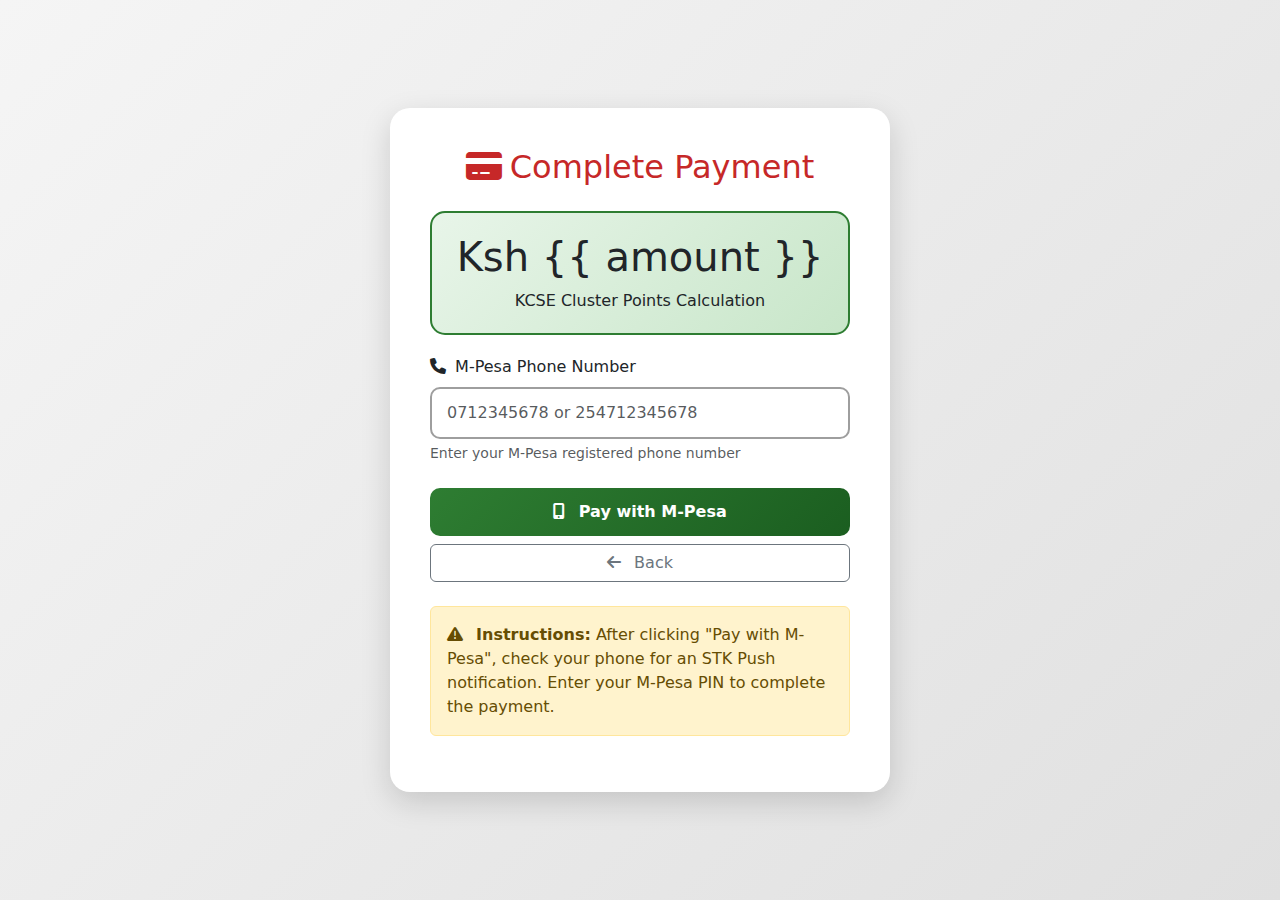
<file: templates/payment.html>
<!DOCTYPE html>
<html lang="en">
<head>
    <meta charset="UTF-8">
    <meta name="viewport" content="width=device-width, initial-scale=1.0">
    <title>Payment - KCSE Cluster Points Calculator</title>
    <link href="https://cdn.jsdelivr.net/npm/bootstrap@5.1.3/dist/css/bootstrap.min.css" rel="stylesheet">
    <link rel="stylesheet" href="https://cdnjs.cloudflare.com/ajax/libs/font-awesome/6.0.0/css/all.min.css">
    <style>
        body {
            background: linear-gradient(135deg, #f5f5f5 0%, #e0e0e0 100%);
            min-height: 100vh;
            display: flex;
            align-items: center;
            padding: 20px;
        }
        .payment-card {
            background: white;
            border-radius: 20px;
            padding: 40px;
            box-shadow: 0 10px 30px rgba(0,0,0,0.15);
            max-width: 500px;
            margin: 0 auto;
        }
        .payment-amount {
            background: linear-gradient(135deg, #e8f5e9 0%, #c8e6c9 100%);
            border-radius: 15px;
            padding: 20px;
            text-align: center;
            margin: 20px 0;
            border: 2px solid #2E7D32;
        }
        .form-control {
            border-radius: 10px;
            padding: 12px 15px;
            border: 2px solid #9E9E9E;
        }
        .form-control:focus {
            border-color: #C62828;
            box-shadow: 0 0 0 0.25rem rgba(198, 40, 40, 0.25);
        }
        .btn-success {
            background: linear-gradient(135deg, #2E7D32 0%, #1B5E20 100%);
            border: none;
            padding: 12px 30px;
            border-radius: 10px;
            font-weight: 600;
        }
        .loading-spinner {
            display: none;
            text-align: center;
            margin: 20px 0;
        }
    </style>
</head>
<body>
    <div class="container">
        <div class="payment-card">
            <h2 class="text-center mb-4" style="color: #C62828;">
                <i class="fas fa-credit-card me-2"></i>Complete Payment
            </h2>
            
            <div class="payment-amount">
                <h1 class="mb-2">Ksh {{ amount }}</h1>
                <p class="mb-0">KCSE Cluster Points Calculation</p>
            </div>
            
            <form id="paymentForm">
                <div class="mb-4">
                    <label for="phone_number" class="form-label">
                        <i class="fas fa-phone me-1"></i> M-Pesa Phone Number
                    </label>
                    <input type="tel" class="form-control" id="phone_number" 
                           placeholder="0712345678 or 254712345678" required>
                    <div class="form-text">Enter your M-Pesa registered phone number</div>
                </div>
                
                <div class="d-grid gap-2">
                    <button type="submit" class="btn btn-success" id="payBtn">
                        <i class="fas fa-mobile-alt me-2"></i> Pay with M-Pesa
                    </button>
                    <a href="/register" class="btn btn-outline-secondary">
                        <i class="fas fa-arrow-left me-2"></i> Back
                    </a>
                </div>
            </form>
            
            <div class="loading-spinner" id="loadingSpinner">
                <div class="spinner-border text-success" role="status">
                    <span class="visually-hidden">Loading...</span>
                </div>
                <p class="mt-3" id="loadingText">Initiating payment...</p>
                <div id="paymentStatus" class="mt-3"></div>
            </div>
            
            <div class="mt-4">
                <div class="alert alert-warning">
                    <i class="fas fa-exclamation-triangle me-2"></i>
                    <strong>Instructions:</strong> After clicking "Pay with M-Pesa", check your phone for an STK Push notification. Enter your M-Pesa PIN to complete the payment.
                </div>
            </div>
        </div>
    </div>

    <script>
        let checkoutRequestId = null;
        let checkInterval = null;
        
        document.getElementById('paymentForm').addEventListener('submit', async function(e) {
            e.preventDefault();
            
            const payBtn = document.getElementById('payBtn');
            const loadingSpinner = document.getElementById('loadingSpinner');
            const loadingText = document.getElementById('loadingText');
            const paymentStatus = document.getElementById('paymentStatus');
            
            // Show loading
            payBtn.style.display = 'none';
            loadingSpinner.style.display = 'block';
            loadingText.textContent = 'Initiating payment...';
            
            try {
                const response = await fetch('/payment', {
                    method: 'POST',
                    headers: {
                        'Content-Type': 'application/json',
                    },
                    body: JSON.stringify({
                        phone_number: document.getElementById('phone_number').value
                    })
                });
                
                const data = await response.json();
                
                if (data.success) {
                    checkoutRequestId = data.checkout_request_id;
                    loadingText.textContent = 'Payment initiated. Please check your phone and enter your M-Pesa PIN...';
                    paymentStatus.innerHTML = '<div class="alert alert-info">Waiting for payment confirmation...</div>';
                    
                    // Start checking payment status
                    checkPaymentStatus();
                } else {
                    loadingText.textContent = 'Payment failed';
                    paymentStatus.innerHTML = `<div class="alert alert-danger">${data.error}</div>`;
                    payBtn.style.display = 'block';
                }
            } catch (error) {
                loadingText.textContent = 'Network error';
                paymentStatus.innerHTML = `<div class="alert alert-danger">${error.message}</div>`;
                payBtn.style.display = 'block';
            }
        });
        
        function checkPaymentStatus() {
            if (!checkoutRequestId) return;
            
            checkInterval = setInterval(async () => {
                try {
                    const response = await fetch(`/check_payment/${checkoutRequestId}`);
                    const data = await response.json();
                    
                    if (data.success) {
                        if (data.status === 'completed') {
                            clearInterval(checkInterval);
                            document.getElementById('loadingText').textContent = 'Payment successful!';
                            document.getElementById('paymentStatus').innerHTML = `
                                <div class="alert alert-success">
                                    <i class="fas fa-check-circle me-2"></i>
                                    Payment verified! Redirecting to calculator...
                                </div>
                            `;
                            
                            // Redirect to calculator after 2 seconds
                            setTimeout(() => {
                                window.location.href = '/';
                            }, 2000);
                        } else if (data.status === 'failed') {
                            clearInterval(checkInterval);
                            document.getElementById('loadingText').textContent = 'Payment failed';
                            document.getElementById('paymentStatus').innerHTML = `
                                <div class="alert alert-danger">
                                    <i class="fas fa-times-circle me-2"></i>
                                    Payment failed. Please try again.
                                </div>
                            `;
                            document.getElementById('payBtn').style.display = 'block';
                        }
                        // If pending, continue checking
                    }
                } catch (error) {
                    console.error('Error checking payment:', error);
                }
            }, 3000); // Check every 3 seconds
            
            // Stop checking after 5 minutes
            setTimeout(() => {
                if (checkInterval) {
                    clearInterval(checkInterval);
                    document.getElementById('loadingText').textContent = 'Payment timeout';
                    document.getElementById('paymentStatus').innerHTML = `
                        <div class="alert alert-warning">
                            <i class="fas fa-clock me-2"></i>
                            Payment timeout. Please try again.
                        </div>
                    `;
                    document.getElementById('payBtn').style.display = 'block';
                }
            }, 300000); // 5 minutes
        }
    </script>
</body>
</html>
</file>
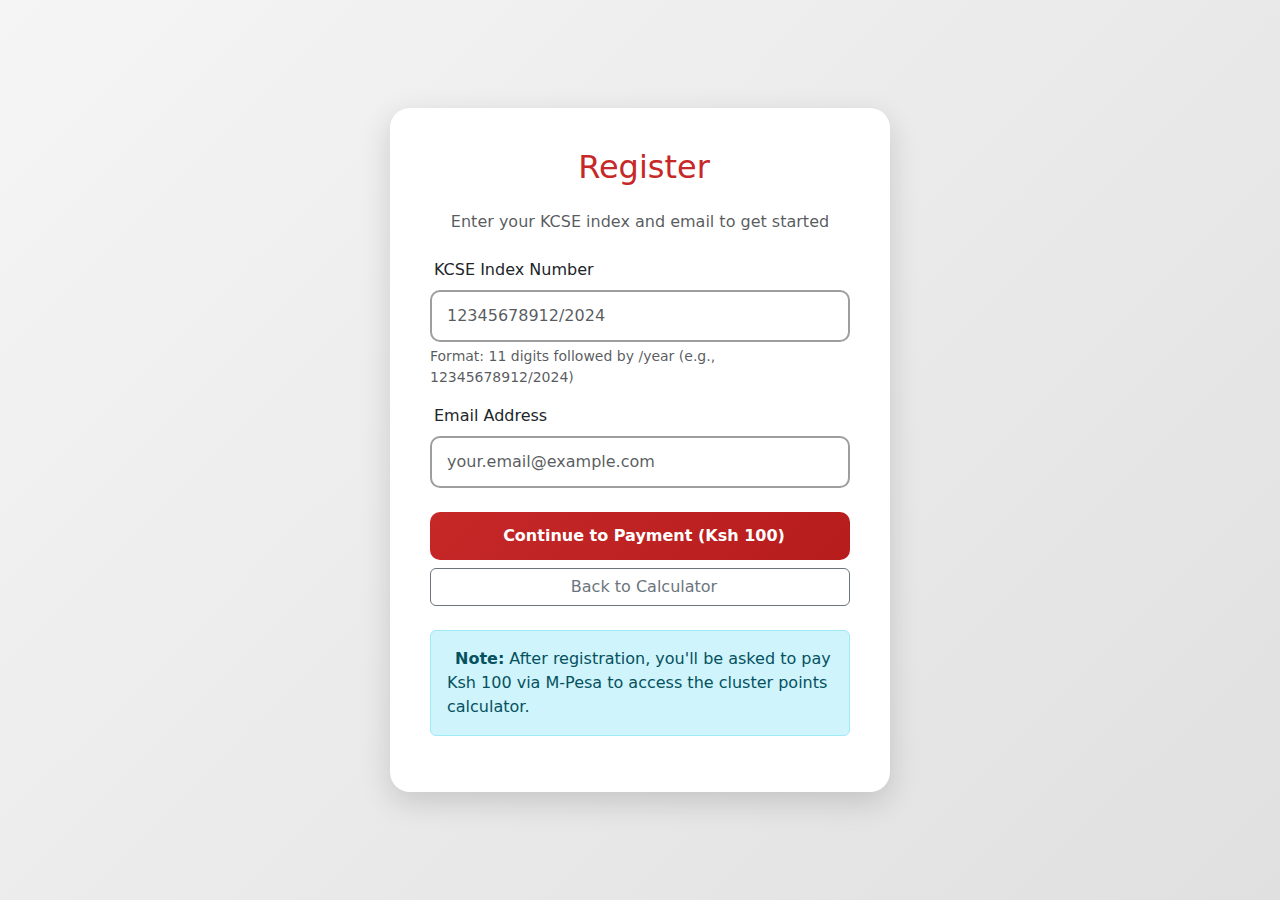
<file: templates/register.html>
<!DOCTYPE html>
<html lang="en">
<head>
    <meta charset="UTF-8">
    <meta name="viewport" content="width=device-width, initial-scale=1.0">
    <title>Register - KCSE Cluster Points Calculator</title>
    <link href="https://cdn.jsdelivr.net/npm/bootstrap@5.1.3/dist/css/bootstrap.min.css" rel="stylesheet">
    <style>
        body {
            background: linear-gradient(135deg, #f5f5f5 0%, #e0e0e0 100%);
            min-height: 100vh;
            display: flex;
            align-items: center;
            padding: 20px;
        }
        .registration-card {
            background: white;
            border-radius: 20px;
            padding: 40px;
            box-shadow: 0 10px 30px rgba(0,0,0,0.15);
            max-width: 500px;
            margin: 0 auto;
        }
        .form-control {
            border-radius: 10px;
            padding: 12px 15px;
            border: 2px solid #9E9E9E;
        }
        .form-control:focus {
            border-color: #C62828;
            box-shadow: 0 0 0 0.25rem rgba(198, 40, 40, 0.25);
        }
        .btn-primary {
            background: linear-gradient(135deg, #C62828 0%, #B71C1C 100%);
            border: none;
            padding: 12px 30px;
            border-radius: 10px;
            font-weight: 600;
        }
        .btn-primary:hover {
            background: linear-gradient(135deg, #B71C1C 0%, #9C1C1C 100%);
        }
    </style>
</head>
<body>
    <div class="container">
        <div class="registration-card">
            <h2 class="text-center mb-4" style="color: #C62828;">
                <i class="fas fa-user-plus me-2"></i>Register
            </h2>
            <p class="text-center text-muted mb-4">
                Enter your KCSE index and email to get started
            </p>
            
            <form id="registrationForm">
                <div class="mb-3">
                    <label for="kcse_index" class="form-label">
                        <i class="fas fa-id-card me-1"></i> KCSE Index Number
                    </label>
                    <input type="text" class="form-control" id="kcse_index" 
                           placeholder="12345678912/2024" required>
                    <div class="form-text">Format: 11 digits followed by /year (e.g., 12345678912/2024)</div>
                </div>
                
                <div class="mb-4">
                    <label for="email" class="form-label">
                        <i class="fas fa-envelope me-1"></i> Email Address
                    </label>
                    <input type="email" class="form-control" id="email" 
                           placeholder="your.email@example.com" required>
                </div>
                
                <div class="d-grid gap-2">
                    <button type="submit" class="btn btn-primary" id="registerBtn">
                        <i class="fas fa-paper-plane me-2"></i> Continue to Payment (Ksh 100)
                    </button>
                    <a href="/" class="btn btn-outline-secondary">
                        <i class="fas fa-home me-2"></i> Back to Calculator
                    </a>
                </div>
            </form>
            
            <div class="mt-4">
                <div class="alert alert-info">
                    <i class="fas fa-info-circle me-2"></i>
                    <strong>Note:</strong> After registration, you'll be asked to pay Ksh 100 via M-Pesa to access the cluster points calculator.
                </div>
            </div>
        </div>
    </div>

    <script>
        document.getElementById('registrationForm').addEventListener('submit', async function(e) {
            e.preventDefault();
            
            const registerBtn = document.getElementById('registerBtn');
            const originalText = registerBtn.innerHTML;
            registerBtn.innerHTML = '<i class="fas fa-spinner fa-spin me-2"></i> Processing...';
            registerBtn.disabled = true;
            
            try {
                const response = await fetch('/register', {
                    method: 'POST',
                    headers: {
                        'Content-Type': 'application/json',
                    },
                    body: JSON.stringify({
                        kcse_index: document.getElementById('kcse_index').value,
                        email: document.getElementById('email').value
                    })
                });
                
                const data = await response.json();
                
                if (data.success) {
                    // Redirect to payment page
                    window.location.href = '/payment';
                } else {
                    alert('Error: ' + data.error);
                    registerBtn.innerHTML = originalText;
                    registerBtn.disabled = false;
                }
            } catch (error) {
                alert('Network error: ' + error.message);
                registerBtn.innerHTML = originalText;
                registerBtn.disabled = false;
            }
        });
    </script>
</body>
</html>
</file>
